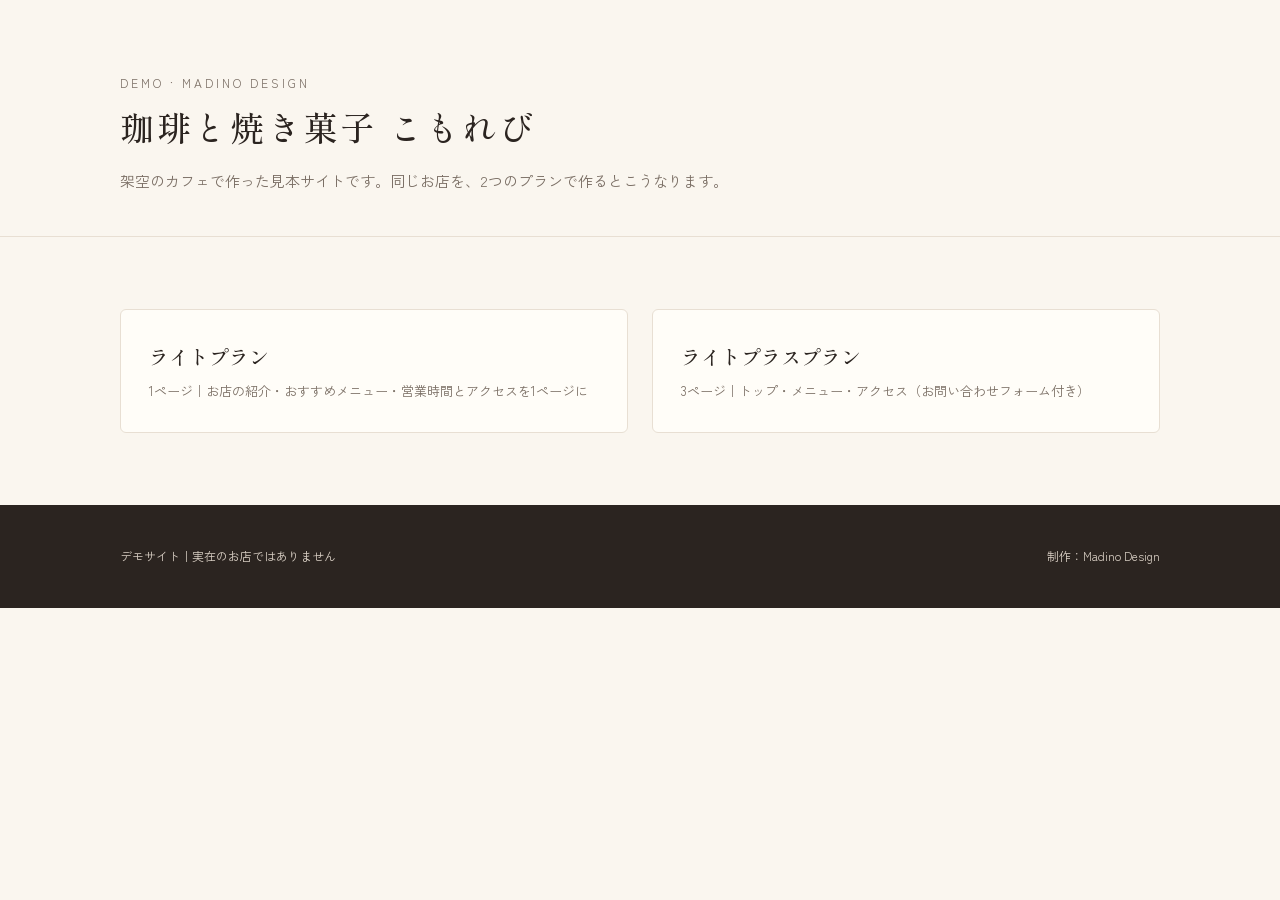
<file: index.html>
<!doctype html>
<html lang="ja"><head><meta charset="utf-8"><meta name="viewport" content="width=device-width,initial-scale=1">
<title>こもれび｜デモサイト</title><meta name="robots" content="noindex">
<link href="https://fonts.googleapis.com/css2?family=Shippori+Mincho:wght@500&family=Zen+Kaku+Gothic+New:wght@400;500&display=swap" rel="stylesheet">
<link rel="stylesheet" href="style.css?v=2"></head><body>
<div class="pagehead"><div class="wrap"><p class="eyebrow">DEMO · MADINO DESIGN</p><h1>珈琲と焼き菓子 こもれび</h1>
<p>架空のカフェで作った見本サイトです。同じお店を、2つのプランで作るとこうなります。</p></div></div>
<section><div class="wrap next">
<a href="light/"><b>ライトプラン</b><span>1ページ｜お店の紹介・おすすめメニュー・営業時間とアクセスを1ページに</span></a>
<a href="plus/"><b>ライトプラスプラン</b><span>3ページ｜トップ・メニュー・アクセス（お問い合わせフォーム付き）</span></a>
</div></section>
<footer><div class="wrap"><span>デモサイト｜実在のお店ではありません</span><span>制作：Madino Design</span></div></footer>
</body></html>
</file>
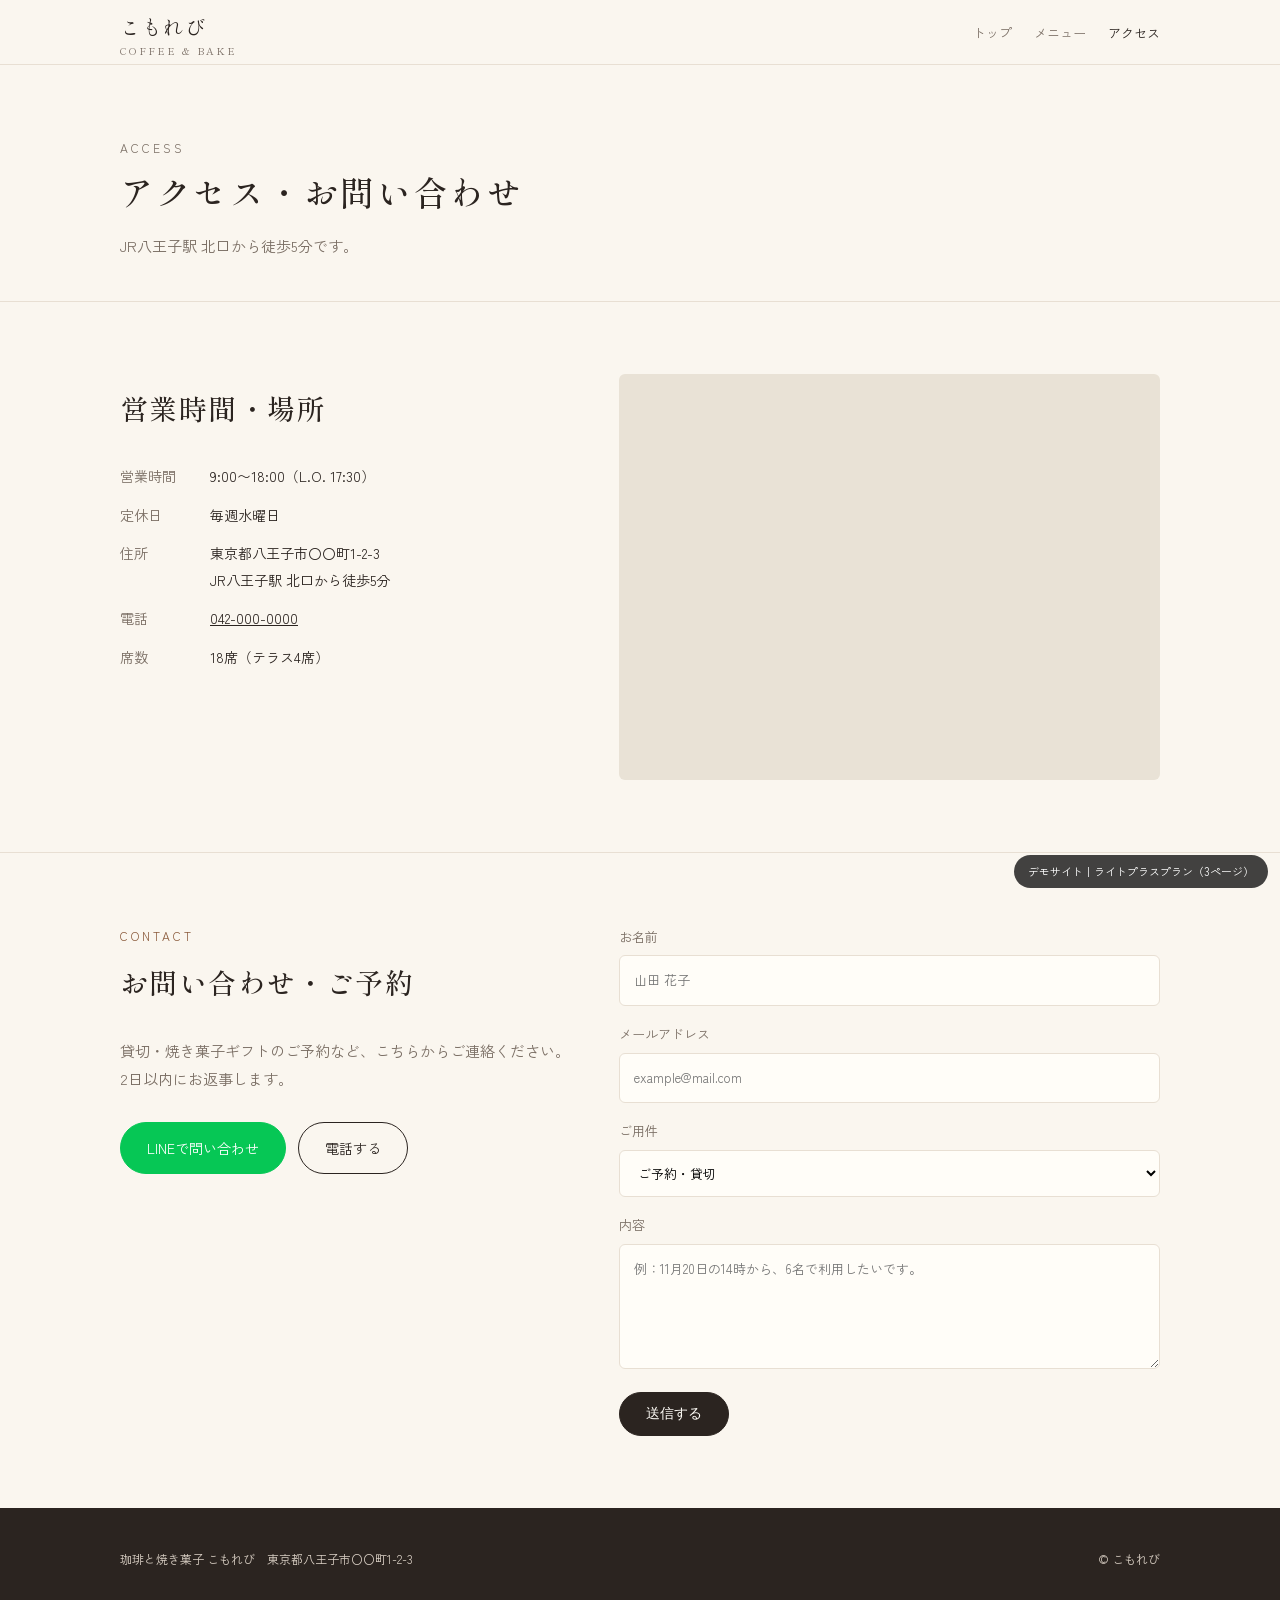
<file: plus/access.html>
<!doctype html>
<html lang="ja"><head><meta charset="utf-8"><meta name="viewport" content="width=device-width,initial-scale=1"><meta name="robots" content="noindex">
<title>アクセス・お問い合わせ｜珈琲と焼き菓子 こもれび</title>
<link rel="preconnect" href="https://fonts.googleapis.com"><link href="https://fonts.googleapis.com/css2?family=Shippori+Mincho:wght@500&family=Zen+Kaku+Gothic+New:wght@400;500&display=swap" rel="stylesheet">
<link rel="stylesheet" href="../style.css?v=2"></head><body>
<header><div class="wrap"><a class="logo" href="index.html">こもれび<small>COFFEE &amp; BAKE</small></a><nav><a href="index.html">トップ</a><a href="menu.html">メニュー</a><a href="access.html" class="on">アクセス</a></nav></div></header>
<div class="pagehead"><div class="wrap"><p class="eyebrow">ACCESS</p><h1>アクセス・お問い合わせ</h1><p>JR八王子駅 北口から徒歩5分です。</p></div></div>
<section><div class="wrap info"><div><h2>営業時間・場所</h2><dl><dt>営業時間</dt><dd>9:00〜18:00（L.O. 17:30）</dd><dt>定休日</dt><dd>毎週水曜日</dd><dt>住所</dt><dd>東京都八王子市〇〇町1-2-3<br>JR八王子駅 北口から徒歩5分</dd><dt>電話</dt><dd><a href="tel:0420000000">042-000-0000</a></dd><dt>席数</dt><dd>18席（テラス4席）</dd></dl></div><iframe class="map" src="https://www.google.com/maps?q=%E5%85%AB%E7%8E%8B%E5%AD%90%E9%A7%85&output=embed" loading="lazy" title="地図" referrerpolicy="no-referrer-when-downgrade"></iframe></div></section>
<section><div class="wrap info"><div><p class="eyebrow">CONTACT</p><h2>お問い合わせ・ご予約</h2>
<p style="color:var(--muted)">貸切・焼き菓子ギフトのご予約など、こちらからご連絡ください。<br>2日以内にお返事します。</p>
<div class="btns"><a class="btn line" href="#" onclick="alert('デモサイトのため、LINEにはつながりません');return false;">LINEで問い合わせ</a><a class="btn" href="tel:0420000000">電話する</a></div></div>
<form onsubmit="event.preventDefault();alert('サンプルサイトのため送信されません');">
<label>お名前<input required placeholder="山田 花子"></label>
<label>メールアドレス<input type="email" required placeholder="example@mail.com"></label>
<label>ご用件<select><option>ご予約・貸切</option><option>焼き菓子ギフト</option><option>その他</option></select></label>
<label>内容<textarea rows="4" placeholder="例：11月20日の14時から、6名で利用したいです。"></textarea></label>
<button class="btn fill" style="justify-self:start;cursor:pointer">送信する</button></form></div></section>
<footer><div class="wrap"><span>珈琲と焼き菓子 こもれび　東京都八王子市〇〇町1-2-3</span><span>© こもれび</span></div></footer>
<div class="demo-badge">デモサイト｜ライトプラスプラン（3ページ）</div>
</body></html>
</file>
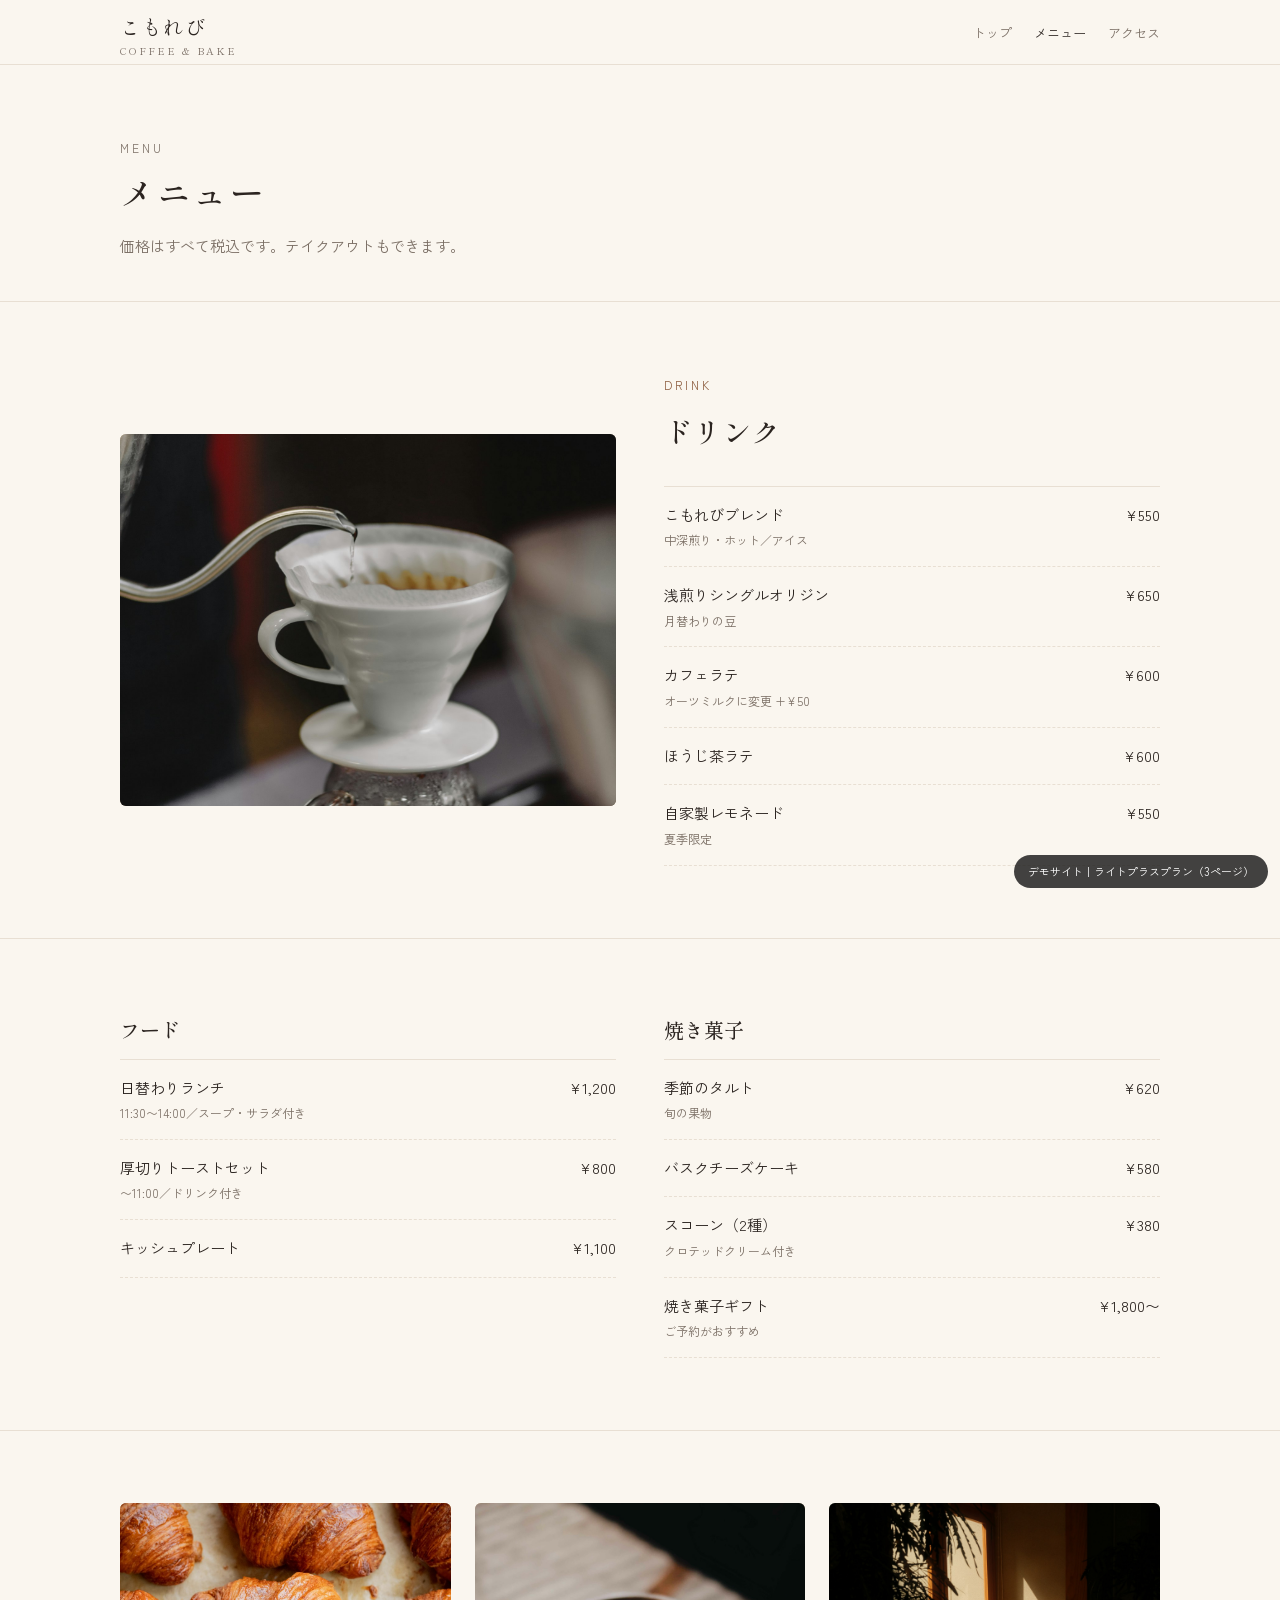
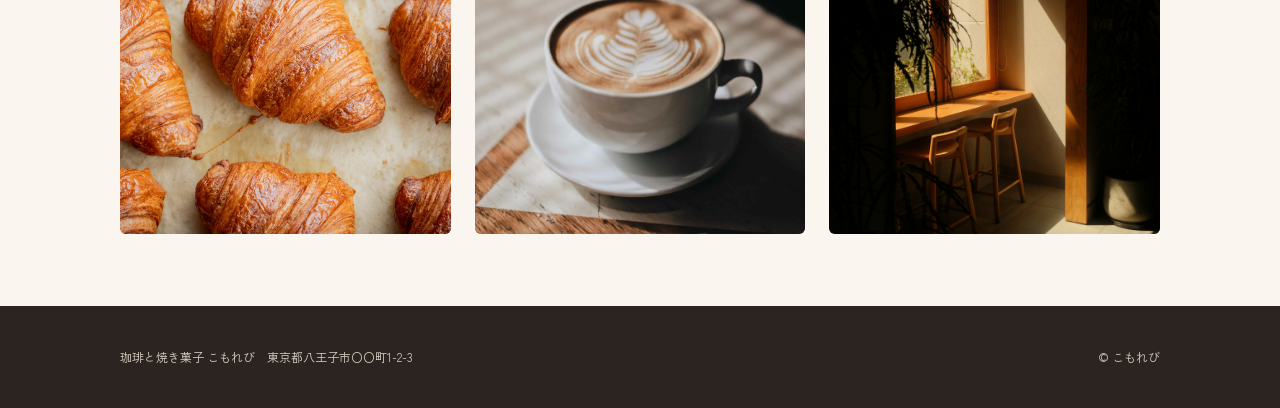
<file: plus/menu.html>
<!doctype html>
<html lang="ja"><head><meta charset="utf-8"><meta name="viewport" content="width=device-width,initial-scale=1"><meta name="robots" content="noindex">
<title>メニュー｜珈琲と焼き菓子 こもれび</title>
<link rel="preconnect" href="https://fonts.googleapis.com"><link href="https://fonts.googleapis.com/css2?family=Shippori+Mincho:wght@500&family=Zen+Kaku+Gothic+New:wght@400;500&display=swap" rel="stylesheet">
<link rel="stylesheet" href="../style.css?v=2"></head><body>
<header><div class="wrap"><a class="logo" href="index.html">こもれび<small>COFFEE &amp; BAKE</small></a><nav><a href="index.html">トップ</a><a href="menu.html" class="on">メニュー</a><a href="access.html">アクセス</a></nav></div></header>
<div class="pagehead"><div class="wrap"><p class="eyebrow">MENU</p><h1>メニュー</h1><p>価格はすべて税込です。テイクアウトもできます。</p></div></div>
<section><div class="wrap two"><div class="photo p2" data-label="写真：コーヒー"><img src="../assets/img/coffee.jpg" alt="ハンドドリップのコーヒー" loading="lazy"></div><div><p class="eyebrow">DRINK</p><h2>ドリンク</h2><ul class="menu-list"><li><span>こもれびブレンド<small>中深煎り・ホット／アイス</small></span><span>¥550</span></li><li><span>浅煎りシングルオリジン<small>月替わりの豆</small></span><span>¥650</span></li><li><span>カフェラテ<small>オーツミルクに変更 +¥50</small></span><span>¥600</span></li><li><span>ほうじ茶ラテ<small></small></span><span>¥600</span></li><li><span>自家製レモネード<small>夏季限定</small></span><span>¥550</span></li></ul></div></div></section>
<section><div class="wrap menu-cols"><div><h3>フード</h3><ul class="menu-list"><li><span>日替わりランチ<small>11:30〜14:00／スープ・サラダ付き</small></span><span>¥1,200</span></li><li><span>厚切りトーストセット<small>〜11:00／ドリンク付き</small></span><span>¥800</span></li><li><span>キッシュプレート<small></small></span><span>¥1,100</span></li></ul></div><div><h3>焼き菓子</h3><ul class="menu-list"><li><span>季節のタルト<small>旬の果物</small></span><span>¥620</span></li><li><span>バスクチーズケーキ<small></small></span><span>¥580</span></li><li><span>スコーン（2種）<small>クロテッドクリーム付き</small></span><span>¥380</span></li><li><span>焼き菓子ギフト<small>ご予約がおすすめ</small></span><span>¥1,800〜</span></li></ul></div></div></section>
<section><div class="wrap cards"><div class="card"><div class="photo p3" data-label="写真"><img src="../assets/img/gallery-1.jpg" alt="店内と料理の写真" loading="lazy"></div></div><div class="card"><div class="photo" data-label="写真"><img src="../assets/img/gallery-2.jpg" alt="店内と料理の写真" loading="lazy"></div></div><div class="card"><div class="photo p4" data-label="写真"><img src="../assets/img/gallery-3.jpg" alt="店内と料理の写真" loading="lazy"></div></div></div></section>
<footer><div class="wrap"><span>珈琲と焼き菓子 こもれび　東京都八王子市〇〇町1-2-3</span><span>© こもれび</span></div></footer>
<div class="demo-badge">デモサイト｜ライトプラスプラン（3ページ）</div>
</body></html>
</file>
<file: style.css>
:root{--bg:#faf6ef;--paper:#fffdf8;--ink:#2b2420;--muted:#7a6e64;--accent:#8a5a3b;--line:#e8dfd3;--green:#5f7a55}
*{box-sizing:border-box;margin:0;padding:0}
html{scroll-behavior:smooth}
body{font-family:"Zen Kaku Gothic New","Hiragino Sans",sans-serif;background:var(--bg);color:var(--ink);line-height:1.9;font-size:15px}
a{color:inherit}
img{display:block;width:100%;height:100%;object-fit:cover}
.wrap{max-width:1080px;margin:0 auto;padding:0 20px}
.serif{font-family:"Shippori Mincho",serif}
header{position:sticky;top:0;z-index:10;background:rgba(250,246,239,.92);backdrop-filter:blur(8px);border-bottom:1px solid var(--line)}
header .wrap{display:flex;align-items:center;justify-content:space-between;height:64px}
.logo{font-family:"Shippori Mincho",serif;font-size:20px;text-decoration:none;letter-spacing:.08em}
.logo small{display:block;font-size:10px;letter-spacing:.2em;color:var(--muted);line-height:1}
nav a{text-decoration:none;font-size:13px;margin-left:22px;color:var(--muted)}
nav a.on,nav a:hover{color:var(--ink)}
.photo{background:linear-gradient(135deg,#d9c3a5,#a7825f);position:relative;overflow:hidden;border-radius:6px}
.photo::after{content:attr(data-label);position:absolute;left:12px;bottom:10px;font-size:11px;color:#fff;opacity:.85;letter-spacing:.1em}
.photo.p2{background:linear-gradient(135deg,#c9b79c,#6f5a46)}
.photo.p3{background:linear-gradient(135deg,#e6d5bb,#b48c66)}
.photo.p4{background:linear-gradient(135deg,#b9c4a8,#6f7f5e)}
.hero{padding:56px 0 72px}
.hero .wrap{display:grid;grid-template-columns:1fr 1.1fr;gap:48px;align-items:center}
.hero h1{font-family:"Shippori Mincho",serif;font-weight:500;font-size:40px;line-height:1.5;letter-spacing:.06em}
.hero p{color:var(--muted);margin-top:18px}
.hero .photo{aspect-ratio:4/5}
.btns{display:flex;flex-wrap:wrap;gap:12px;margin-top:28px}
.btn{display:inline-block;padding:12px 26px;border-radius:999px;text-decoration:none;font-size:14px;border:1px solid var(--ink)}
.btn.fill{background:var(--ink);color:var(--paper)}
.btn.line{background:#06c755;border-color:#06c755;color:#fff}
section{padding:72px 0;border-top:1px solid var(--line)}
.eyebrow{font-size:12px;letter-spacing:.25em;color:var(--accent)}
h2{font-family:"Shippori Mincho",serif;font-weight:500;font-size:28px;margin:8px 0 28px;letter-spacing:.05em}
.two{display:grid;grid-template-columns:1fr 1fr;gap:48px;align-items:center}
.two .photo{aspect-ratio:4/3}
.cards{display:grid;grid-template-columns:repeat(3,1fr);gap:24px}
.card .photo{aspect-ratio:1/1}
.card h3{font-size:16px;font-weight:500;margin-top:14px;display:flex;justify-content:space-between}
.card h3 span{color:var(--accent)}
.card p{font-size:13px;color:var(--muted)}
.menu-list{list-style:none;border-top:1px solid var(--line)}
.menu-list li{display:flex;justify-content:space-between;padding:14px 0;border-bottom:1px dashed var(--line)}
.menu-list li small{display:block;color:var(--muted);font-size:12px}
.menu-cols{display:grid;grid-template-columns:1fr 1fr;gap:48px}
.menu-cols h3{font-family:"Shippori Mincho",serif;font-weight:500;font-size:20px;margin:0 0 10px}
.info{display:grid;grid-template-columns:1fr 1.2fr;gap:48px}
.info dl{display:grid;grid-template-columns:90px 1fr;row-gap:12px;font-size:14px}
.info dt{color:var(--muted)}
.map{aspect-ratio:4/3;border:0;width:100%;border-radius:6px;background:#e9e2d6}
.pagehead{padding:64px 0 40px}
.pagehead h1{font-family:"Shippori Mincho",serif;font-weight:500;font-size:34px;letter-spacing:.08em}
.pagehead p{color:var(--muted);margin-top:8px}
form{display:grid;gap:16px}
label{font-size:13px;color:var(--muted)}
input,textarea,select{width:100%;margin-top:6px;padding:12px 14px;border:1px solid var(--line);border-radius:6px;background:var(--paper);font:inherit}
.next{display:grid;grid-template-columns:1fr 1fr;gap:24px}
.next a{display:block;padding:28px;border:1px solid var(--line);border-radius:6px;text-decoration:none;background:var(--paper)}
.next a b{font-family:"Shippori Mincho",serif;font-weight:500;font-size:20px;display:block}
.next a span{font-size:13px;color:var(--muted)}
footer{background:var(--ink);color:#d9cfc4;padding:40px 0;font-size:12px}
footer .wrap{display:flex;justify-content:space-between;flex-wrap:wrap;gap:12px}
.demo-badge{position:fixed;right:12px;bottom:12px;background:var(--paper);border:1px solid var(--line);border-radius:999px;padding:6px 14px;font-size:11px;color:var(--muted);z-index:20}
@media(max-width:760px){
 .hero .wrap,.two,.info,.menu-cols,.next{grid-template-columns:1fr;gap:28px}
 .hero{padding:32px 0 48px}.hero h1{font-size:28px}
 .cards{grid-template-columns:1fr}
 nav a{margin-left:14px;font-size:12px}
 section{padding:52px 0}
 .logo{font-size:17px}.logo small{white-space:nowrap;font-size:9px}.pagehead h1{font-size:26px}
}
.photo:has(img)::after{display:none}
.photo img{position:absolute;inset:0}
.demo-badge{background:rgba(20,20,20,.8);color:#fff;border:0}
/* Blog (newest note posts) */
.blog-card{display:block;color:inherit;text-decoration:none}
.blog-card .photo{aspect-ratio:16/10}
.blog-card small{display:block;margin-top:12px;color:var(--muted);font-size:12px}
.blog-card h3{margin-top:4px;line-height:1.6}
.blog-card:hover h3{color:var(--accent)}
.blog-foot{margin-top:24px;display:flex;flex-wrap:wrap;gap:12px 24px;align-items:center}
.blog-sample{font-size:12px;color:var(--muted)}
</file>
